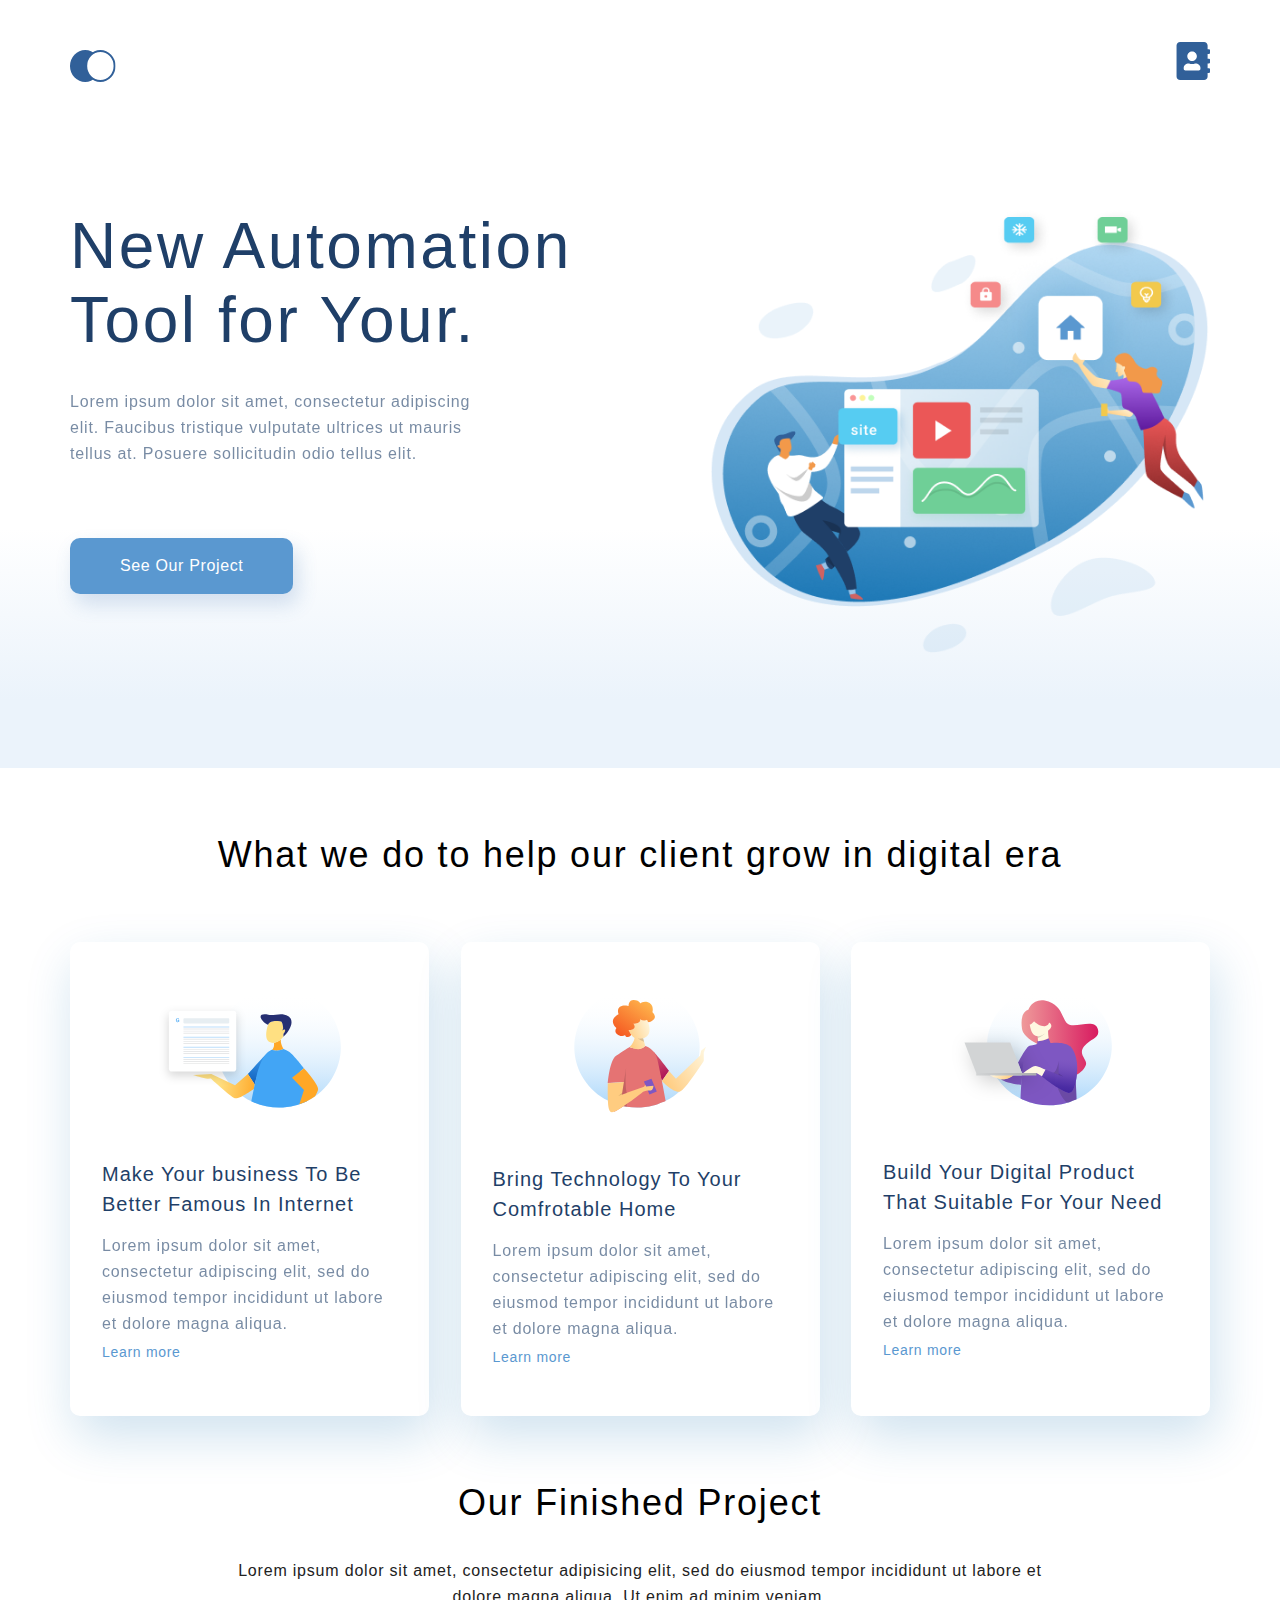
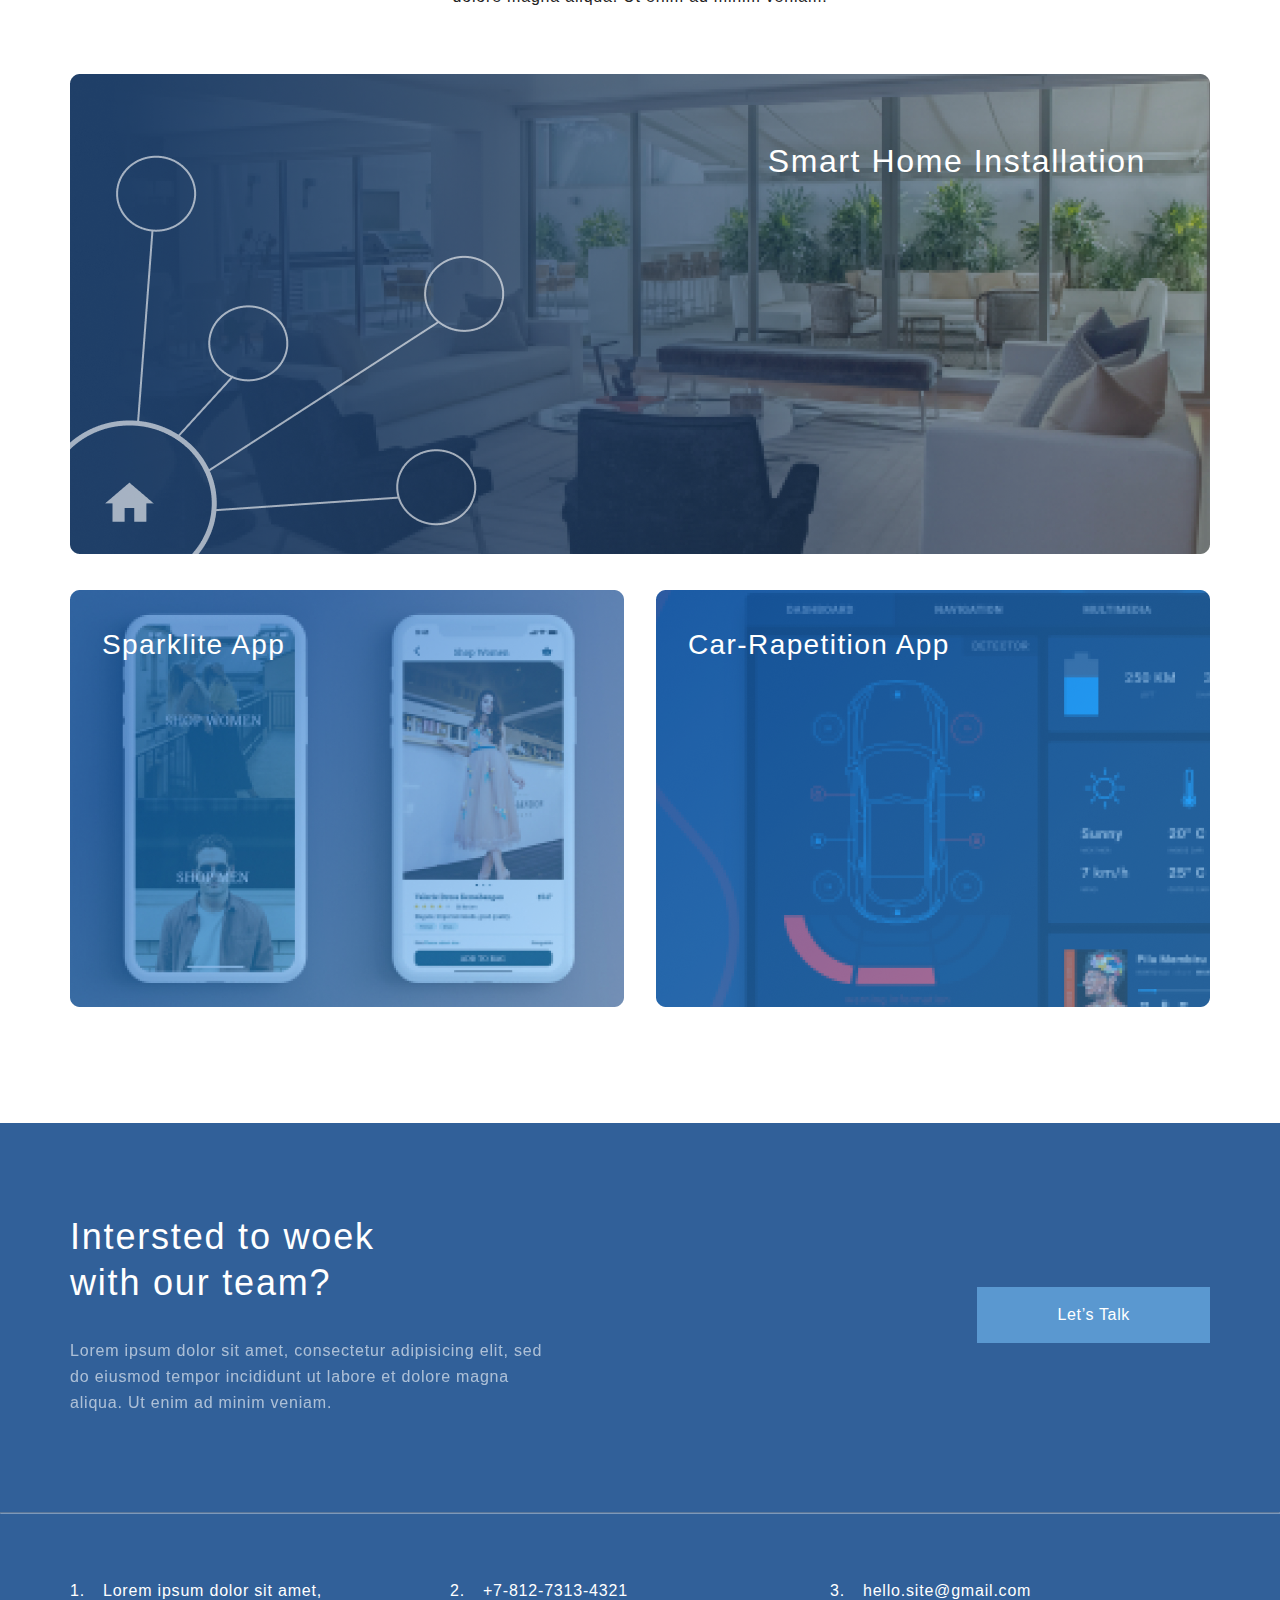
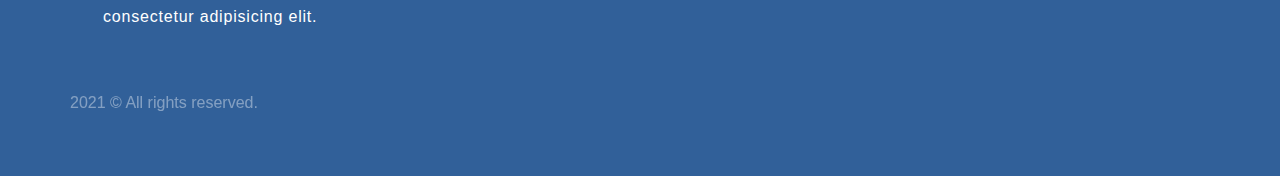
<file: index.html>
<!DOCTYPE html>
<html lang="en">
<head>
    <meta charset="UTF-8">
    <meta name="viewport" content="width=device-width, initial-scale=1.0">
    <title>Document</title>
    <link rel="stylesheet" href="style.css">
</head>
<body>  
    <div class="top">
        <div class="container top_box">
            <ul class="list">
                <li class="menu-list"><a href="index.html"><img src="./img/logo.svg" alt="logo"></a></li>
                <li class="menu-list"><a href="contacts.html"><img src="./img/contacts.svg" alt="contacts"></a></li>
            </ul>
        <div class="top_info">
            <h1 class="top_heading">New Automation Tool for Your.</h1>
            <p class="text top_text">Lorem ipsum dolor sit amet, consectetur adipiscing elit. Faucibus tristique vulputate ultrices ut mauris tellus at. Posuere sollicitudin odio tellus elit.</p>
            <a href="" class="top_button">See Our Project</a>
        </div>
        </div>
    </div>

<div class="what-we-do container">
    <h3 class="heading">What we do to help our client grow in digital era</h3>
    <div class="card_box">
        <div class="card">
            <img class="card_img" src="img/card-1.svg" alt="card 1">
            <h4 class="heading-mini">Make Your business To Be
                Better Famous In Internet</h4>
            <p class="text">Lorem ipsum dolor sit amet, consectetur adipiscing elit, sed do eiusmod tempor incididunt ut labore et dolore magna aliqua.</p>
            <a class="card_link" href="#">Learn more</a>
        </div>
        <div class="card">
            <img class="card_img" src="img/card-2.svg" alt="card 2">
            <h4 class="heading-mini">Bring Technology To Your 
                Comfrotable Home</h4>
            <p class="text">Lorem ipsum dolor sit amet, consectetur adipiscing elit, sed do eiusmod tempor incididunt ut labore et dolore magna aliqua.</p>
            <a class="card_link" href="#">Learn more</a>
        </div>
        <div class="card">
            <img class="card_img" src="img/card-3.svg" alt="card 3">
            <h4 class="heading-mini">Build Your Digital Product
                That Suitable For Your Need</h4>
            <p class="text">Lorem ipsum dolor sit amet, consectetur adipiscing elit, sed do eiusmod tempor incididunt ut labore et dolore magna aliqua. </p>
            <a class="card_link" href="#">Learn more</a>
        </div>
    </div>
</div>
<div class="project container">
    <h3 class="heading">Our Finished Project</h3>
    <p class="text text_project">Lorem ipsum dolor sit amet, consectetur adipisicing elit, sed do eiusmod tempor incididunt ut labore et dolore magna aliqua. Ut enim ad minim veniam.</p>
    <div class="project__item">
        <img class="project__img" src="img/project-1.png" alt="photo">
        <p class="project__text">Smart Home Installation</p>
    </div>
    <div class="project__parent">
        <div class="project__item project__item_margin">
        <img class="project__img" src="img/project_item_1.png" alt="photo">
        <p class="project__text project__text_img">Sparklite App</p>
        </div>
        <div class="project__item">
        <img class="project__img" src="img/project_item_2.png" alt="photo">
        <p class="project__text project__text_img">Car-Rapetition App</p>
        </div>
    </div>
</div>
    
    <div class="footer">
        <div class="container">
            <div class="top_footer">
                <div class="content_block_footer">
                    <h3 class=" heading heading_footer">Intersted to woek
                    with our team?</h3>
                    <p class="text text_content_block_footer">Lorem ipsum dolor sit amet, consectetur adipisicing elit, sed do eiusmod tempor incididunt ut labore et dolore magna aliqua. Ut enim ad minim veniam.</p>
                </div>
                
                    <button class="f_button">Let’s Talk</button>
                
            </div>
        </div>   
    <hr class="devider">
        <div class="container">
            <div class="bottom_footer">
                <ul class="footer_list">
                    <li class="footer__list text text_content_block_footer text_address_block_footer">Lorem ipsum dolor sit amet, consectetur adipisicing elit.</li>
                    <li class="footer__list text text_content_block_footer text_address_block_footer">+7-812-7313-4321</li>
                    <li class="footer__list text text_content_block_footer text_address_block_footer">hello.site@gmail.com</li>
                </ul>           
            <div class="bottom_text">
                <p class="text_content_block_footer text_copyright">2021 &copy; All rights reserved.</p>
            </div>
            </div>
        </div>  
    </div>
    

</body>
</html>
</file>
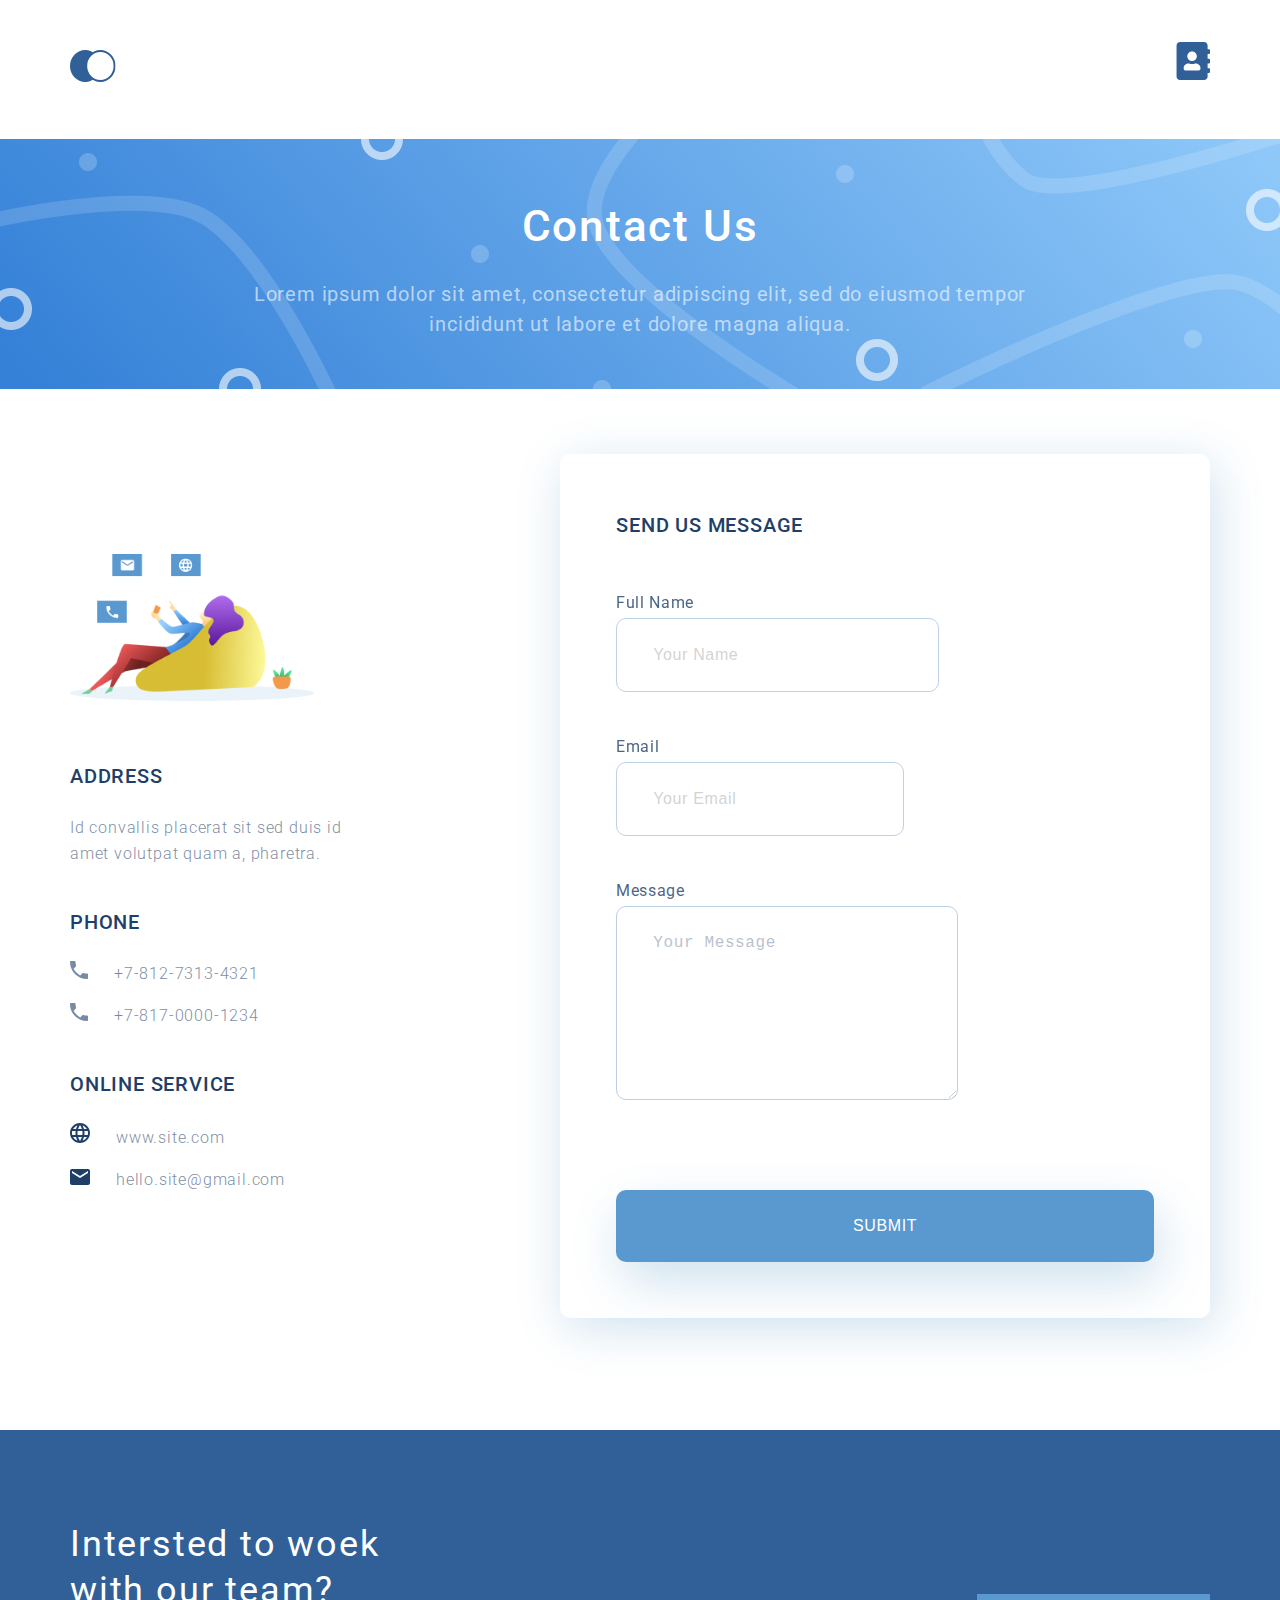
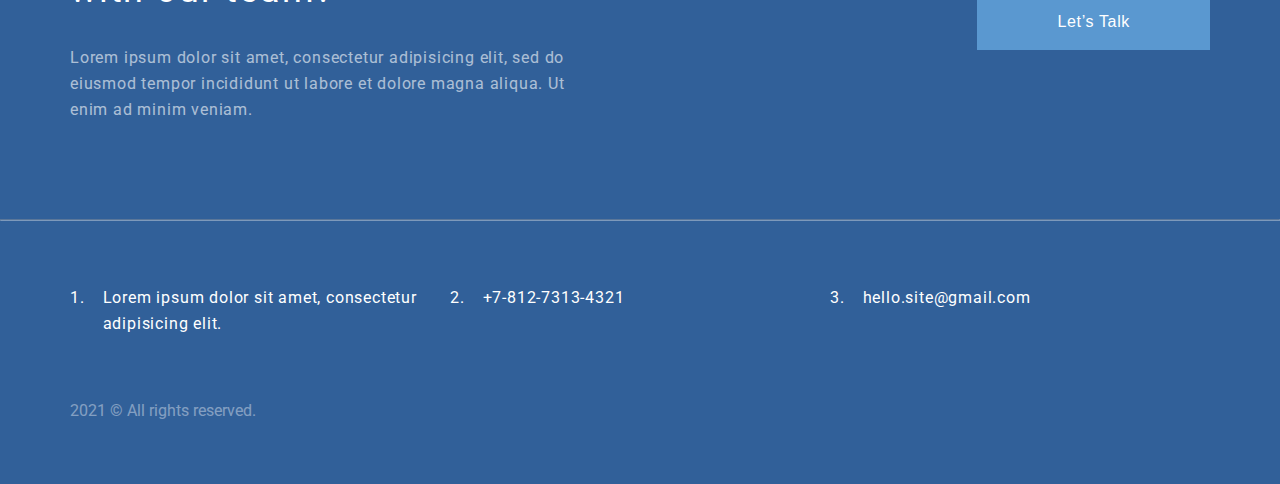
<file: contacts.html>
<!DOCTYPE html>
<html lang="en">
<head>
    <meta charset="UTF-8">
    <meta name="viewport" content="width=device-width, initial-scale=1.0">
    <title>Document</title>
    <link rel="stylesheet" href="style.css">
    <link rel="preconnect" href="https://fonts.gstatic.com">
    <link href="https://fonts.googleapis.com/css2?family=Roboto:wght@300&display=swap" rel="stylesheet">
    <link rel="preconnect" href="https://fonts.gstatic.com">
    <link href="https://fonts.googleapis.com/css2?family=Roboto&display=swap" rel="stylesheet"> 
    <link rel="preconnect" href="https://fonts.gstatic.com">
    <link href="https://fonts.googleapis.com/css2?family=Roboto:wght@300;400;500&display=swap" rel="stylesheet">
</head>
<body>
    <div class="top_contacts">
        <div class="container top_box">
            <ul class="list">
                <li class="menu-list"><a href="index.html"><img src="./img/logo.svg" alt="logo"></a></li>
                <li class="menu-list"><a href="contacts.html"><img src="./img/contacts.svg" alt="contacts"></a></li>
            </ul>
        </div>
        <div class="top_contacts_info">
            <div class="container">
                <h2 class="top_contacts_heading">Contact Us</h2>
                <p class="top_contacts_text">Lorem ipsum dolor sit amet, consectetur adipiscing elit, sed do eiusmod tempor incididunt ut labore et dolore magna aliqua.</p>   
            </div>   
        </div>
    </div>
    <div class="main container">
        <div class="contacts_block">
            <img class="contacts_img" src="img/contact_us.png" alt="contact_us_img">
            <div class="contacts_block_item">
                <h4 class="heading_contacts">ADDRESS</h4>
                <p class="contacts_text">Id convallis placerat sit sed duis id amet volutpat quam a, pharetra.</p>
            </div>
            <div class="contacts_block_item">
                <h4 class="heading_contacts">PHONE</h4>
                <ul class="contacts_item">
                    <li class="contacts_text">+7-812-7313-4321</li>
                    <li class="contacts_text">+7-817-0000-1234</li>
                </ul>
            </div>
            <div class="contacts_block_item">
                <h4 class="heading_contacts">ONLINE SERVICE</h4>
                <ul class="contacts_item">
                    <li class="web"><a class="contacts_text" href="#">www.site.com</a></li>
                    <li class="email"><a class="contacts_text" href="#">hello.site@gmail.com</a></li>
                </ul>
            </div>               
        </div>
        <div class="message_block">
            <h4 class="heading_contacts heading_form">SEND US MESSAGE</h4>
            <form action="#">
                <label class="contacts_label">Full Name<input class="form" type="text" placeholder="Your Name"></label>
                <br>
                <label class="contacts_label">Email<input class="form" type="email" placeholder="Your Email"></label>
                <br>
                <label class="contacts_label">Message<textarea class="form" cols="22" rows="5">Your Message</textarea></label>
                <br>
                <button class="form_button" type="submit">SUBMIT</button>
            </form>                
        </div>
    </div>

    <div class="container map">
        <script type="text/javascript" charset="utf-8" async src="https://api-maps.yandex.ru/services/constructor/1.0/js/?um=constructor%3Ab2f5f22da09e018466afd2f52f3d403d69d89b852d23673e7588b0301987c27b&amp;height=400&amp;lang=ru_RU&amp;scroll=true"></script>    
    </div>

    <div class="footer">
        <div class="container">
            <div class="top_footer">
                <div class="content_block_footer">
                    <h3 class=" heading heading_footer">Intersted to woek
                    with our team?</h3>
                    <p class="text text_content_block_footer">Lorem ipsum dolor sit amet, consectetur adipisicing elit, sed do eiusmod tempor incididunt ut labore et dolore magna aliqua. Ut enim ad minim veniam.</p>
                </div>
                
                    <button class="f_button">Let’s Talk</button>
                
            </div>
        </div>   
    <hr class="devider">
        <div class="container">
            <div class="bottom_footer">
                <ul class="footer_list">
                    <li class="footer__list text text_content_block_footer text_address_block_footer">Lorem ipsum dolor sit amet, consectetur adipisicing elit.</li>
                    <li class="footer__list text text_content_block_footer text_address_block_footer">+7-812-7313-4321</li>
                    <li class="footer__list text text_content_block_footer text_address_block_footer">hello.site@gmail.com</li>
                </ul>           
            <div class="bottom_text">
                <p class="text_content_block_footer text_copyright">2021 &copy; All rights reserved.</p>
            </div>
            </div>
        </div>  
    </div>

</body>
</html>
</file>
<file: style.css>
* {
        margin: 0;
        padding: 0;
}

body {
        font-family: "Roboto", "Arial", sans-serif;
}

.container {
        max-width: 1140px;
        margin: 0 auto;
}

.top_box {
        display: flex;
        flex-direction: column;
        height: 100%;
}

.top {
        height: 768px;
        background: linear-gradient(0deg, #EBF3FB 8.84%, rgba(152, 195, 232, 0) 31.12%);
}

.list {
        display: flex;
        justify-content: space-between;
        list-style-type: none;
        padding-top: 42px;
}

.top_heading {
        width: 510px;
        font-size: 64px;
        color: #1F3F68;
        font-weight: 300;
        line-height: 74px;
        letter-spacing: 0.04em;
        margin-bottom: 32px;
}

.top_contacts_heading {
        font-weight: 500;
        font-size: 44px;
        line-height: 74px;
        text-align: center;
        letter-spacing: 0.04em;
        color: #FFFFFF;
        padding-top: 50px;
}

.top_info {
        padding-top: 115px;
        flex-grow: 1;
        background-image: url(./img/top_back.png);
        background-repeat: no-repeat;
        background-position: right center;
        background-size: 44%;
}

.top_contacts_info {
        margin-top: 45px;
        background-image: url(./img/contacts_back.png);
        background-repeat: no-repeat;
        background-size: 100%;
        background-size: cover
}

.text {
        font-size: 16px;
        line-height: 26px;
        color: #1F3F68;
        opacity: 0.6;
        letter-spacing: 0.05em;
        /*margin-bottom: 30px;*/
}

.top_text {
        width: 425px;
}

.text_project {
        width: 75%;
        margin: 32px auto 64px;
        color: #222222;
        opacity: 1;
        text-align: center;
}

.text_content_block_footer {
        font-weight: normal;
        color: #FFFFFF;
        /*margin-top: 32px;
        margin-bottom: 96px;*/
}

.text_address_block_footer {
        opacity: 1;
}

.text_copyright {
        opacity: 0.4;
}

.top_contacts_text {
        font-weight: normal;
        font-size: 20px;
        line-height: 30px;
        text-align: center;
        letter-spacing: 0.04em;
        color: rgba(255, 255, 255, 0.6);
        width: 75%;
        margin: 16px auto;
        padding-bottom: 50px;
}

.top_button {
        font-size: 16px;
        line-height: 26px;
        text-align: center;
        letter-spacing: 0.04em;
        color: #FFFFFF;
        background: #5A98D0;
        box-shadow: 5px 10px 20px rgba(53, 110, 173, 0.2);
        border-radius: 10px;
        padding: 15px 50px;
        text-decoration: none;
        display: inline-block;
        margin-top: 71px;
}




.card_box {
        display: flex;
        justify-content: space-between;
        padding-top: 64px;
        padding-bottom: 64px;
}

.card {
        width: 359px;
        padding: 44px 32px;
        box-sizing: border-box;
        background: #FFFFFF;
        box-shadow: 5px 20px 50px rgba(16, 112, 177, 0.2);
        border-radius: 10px;
        display: flex;
        flex-direction: column;
}

.card_link {
        font-size: 14px;
        line-height: 30px;
        letter-spacing: 0.05em;
        color: #5A98D0;
        text-decoration: none;
}

.card_img {
        align-self: center;
        margin-bottom: 51px;
}

.heading {
        font-size: 36px;
        text-align: center;
        font-weight: 300;
        line-height: 46px;
        letter-spacing: 0.05em;
        color: #000000;
}

.heading-mini {
        margin-bottom: 14px;
        font-size: 20px;
        line-height: 30px;
        color: #1F3F68;
        font-weight: normal;
        letter-spacing: 0.05em;
}

.what-we-do {
        padding-top: 64px;
}




.project {
        margin-bottom: 112px;
}

.project__img {
        width: 100%;
}

.project__text {
        font-size: 32px;
        line-height: 46px;
        text-align: right;
        letter-spacing: 0.05em;
        color: #FFFFFF;
        position: absolute;
        top: 64px;
        right: 64px;
}

.project__text_img {
        font-size: 28px;
        top: 32px;
        left: 32px;
        right: auto;
}

.project__item {
        position: relative;
        flex-grow: 1;
}

.project__item_margin {
        margin-right: 32px;
}

.project__parent {
        display: flex;
        justify-content: space-between;
        margin-top: 32px;
}


.button {
        background: #5A98D0;
        box-shadow: 5px 20px 50px rgba(16, 112, 177, 0.2);
        border-radius: 10px;
        font-weight: 500;
        font-size: 16px;
        line-height: 26px;
        text-align: center;
        color: #FFFFFF;
        text-transform: uppercase;
}

.footer {
        background: #316099;
}

.heading_footer {
        width: 340px;
        font-weight: normal;
        color: #FFFFFF;
        margin-bottom: 32px;
        text-align: left;
}

.content_block_footer {
        width: 495px;
}

.bottom_footer {
        padding-top: 64px;
        padding-bottom: 64px;
}

.devider {
        opacity: 0.4;
}

.footer_list {
        display: flex;
        justify-content: space-between;
        list-style-position: inside;
        /*padding-top: 64px;*/
}

.footer__list {
        list-style-type: none;
        margin-right: 32px;
        display: flex;
        flex-grow: 1;
        flex-basis: 33.3333%;
}

.footer__list:first-child::before {
        content: '1.';
        display: block;
        margin-right: 18px;
}

.footer__list.footer__list:nth-child(2n)::before {
        content: '2.';
        display: block;
        margin-right: 18px;
}

.footer__list:last-child::before {
        content: '3.';
        display: block;
        margin-right: 18px;
}

.top_footer {
        padding-top: 91px;
        padding-bottom: 96px;
        display: flex;
        justify-content: space-between;
        align-items: center;
}

.bottom_text {
        padding-top: 64px;
}

.f_button {
        background: #5A98D0;
        font-size: 16px;
        line-height: 26px;
        text-align: center;
        letter-spacing: 0.04em;
        color: #FFFFFF;
        font-weight: normal;
        padding: 15px 80px;
        text-decoration: none;
        /*display: inline-block;*/
        border: none;
        white-space: nowrap;
}



.main {
        display: flex;
        justify-content: center;
        /*margin-bottom: 96px;*/
        margin-top: 65px;
}

.contacts_block {
        width: 43%;
        margin-top: 100px;
}

.contacts_img {
        width: 50%;
        padding-bottom: 56px;
}

.heading_contacts {
        font-weight: 500;
        font-size: 20px;
        line-height: 30px;
        letter-spacing: 0.04em;
        color: #1F3F68;
        margin-bottom: 24px;
}

.heading_form {
        margin-bottom: 48px;
}

.contacts_block_item {
        margin-bottom: 40px;
}

.contacts_text {
        font-weight: 300;
        font-size: 16px;
        line-height: 26px;
        letter-spacing: 0.05em;
        color: #1F3F68;
        opacity: 0.6;
        list-style-type: none;
        width: 60%;
        /*425px*/
}

.contacts_item {
        list-style: url('img/phone.svg') inside;
}

.contacts_item .contacts_text::before {
        content: '';
        margin-left: 19px;
}

.contacts_item li:first-child {
        padding-bottom: 16px;
}

.contacts_item a {
        text-decoration: none;
}

.contacts_item .web {
        list-style: url('img/web-site.svg') inside;
}

.contacts_item .email {
        list-style: url('img/email.svg') inside;
}



.message_block {
        flex-grow: 1;
        background: #FFFFFF;
        box-shadow: 5px 10px 50px rgba(16, 112, 177, 0.2);
        border-radius: 10px;
        padding: 56px 56px;
}

.form {
        width: 100%;
        font-weight: 300;
        font-size: 16px;
        line-height: 30px;
        letter-spacing: 0.04em;
        color: #1F3F68;
        opacity: 0.2;
        padding-left: 36px;
        padding-top: 21px;
        padding-bottom: 21px;
        margin-bottom: 32px;
        opacity: 0.4;
        border: 1px solid #356EAD;
        box-sizing: border-box;
        border-radius: 10px;
}

.form_button {
        font-size: 16px;
        line-height: 26px;
        text-align: center;
        letter-spacing: 0.04em;
        color: #FFFFFF;
        background: #5A98D0;
        box-shadow: 5px 20px 50px rgba(16, 112, 177, 0.2);
        border-radius: 10px;
        padding: 23px 183px;
        text-decoration: none;
        display: inline-block;
        margin-top: 40px;
        width: 100%;
        border-width: 0;
}

label {
        display: inline-block;
        padding-bottom: 8px;
}

.contacts_label {
        font-size: 16px;
        line-height: 30px;
        letter-spacing: 0.04em;
        color: #1F3F68;
        opacity: 0.8;
}

.map {
        margin-top: 96px;
        margin-bottom: 112px;
}

/*Стилистика для планшета и моб.устройств*/
/*@media (max-width: 1024px) {*/
@media (max-width: 1140px) {

        .container {
                padding-left: 32px;
                padding-right: 32px;
        }

        .top_info {
                background-position: right 280px;
        }

        .card_box {
                flex-direction: column;
                align-items: center;
        }

        .card {
                margin-bottom: 32px;
        }

        .project {
                margin-bottom: 109px;
        }

        .top_footer {
                padding-top: 47px;
                padding-bottom: 64px;
        }

        .top_footer,
        .bottom_footer {
                padding-left: 92px;
                padding-right: 92px;
        }

        .heading_footer {
                width: 100%;
        }

        .content_block_footer {
                padding-right: 50px;
        }

        .f_button {
                padding: 5px 30px;
        }

        .footer_list {
                flex-direction: column;
        }

        .footer__list {
                margin-bottom: 24px;
        }

        .bottom_text {
                padding-top: 40px;
        }

        .map {
                padding-left: 0;
                padding-right: 0;
                margin-top: 64px;
                ;
                margin-bottom: 64px;
        }

        .top_contacts_info {
                margin-top: 28px;
        }

        .main {
                display: flex;
                flex-direction: column;
                justify-content: center;
                margin-top: 65px;
        }

        .contacts_block {
                align-self: center;
                margin-top: 0;
        }

        .contacts_img {
                width: 75%;
                padding-bottom: 64px;
        }

        .contacts_text {
                width: 70%;
        }

        .message_block {
                margin-left: 96px;
                margin-right: 96px;
        }

        .form_button {
                margin-top: 26px;
                padding: 23px 130px 23px 178px;
        }

        .heading_form {
                margin-bottom: 24px;
                width: 45%;
        }

}


@media (max-width: 667px) {

        .list {
                padding-top: 24px;
        }

        .top {
                height: 376px;
                padding-bottom: 41px;
                box-sizing: border-box;
        }

        .top_info {
                padding-top: 36px;
                display: flex;
                flex-direction: column;
                align-items: center;
                background-image: none;
        }

        .top_heading {
                width: 100%;
                font-size: 32px;
                line-height: 37px;
                text-align: center;
                margin-bottom: 12px;
        }

        .top_text {
                width: 100%;
                text-align: center;
        }

        .top_contacts_text {
                width: 100%;
        }

        .contacts_block {
                width: 100%;
                margin-top: 0;
                margin-left: 24px;
                margin-right: 24px;
        }

        .contacts_img {
                width: 100%;
        }

        .top_button {
                font-size: 12px;
                padding: 0 8px;
        }

        .heading {
                font-size: 24px;
                line-height: 28px;
        }

        .heading_form {
                width: 100%;
                margin-bottom: 31px;
        }

        label {
                margin-bottom: 5px;
        }

        .what-we-do {
                padding-top: 48px;
        }

        .card_box {
                padding-top: 32px;
        }

        .card {
                width: 100%;
        }

        .project {
                margin-bottom: 64px;
        }

        .text_project {
                width: 100%;
        }

        .project__text {
                font-size: 16px;
                line-height: 19px;
                top: 16px;
                right: 16px;
        }

        .project__text_img {
                left: 16px;
        }

        .project__parent {
                flex-direction: column;
                margin-top: 16px;
        }

        .project__item_margin {
                margin-right: 0;
                margin-bottom: 16px;
        }

        .top_footer {
                display: flex;
                flex-direction: column;
                padding-top: 18px;
                padding-bottom: 41px;
        }

        .content_block_footer {
                width: 100%;
                padding-right: 0;
                text-align: center;
                padding-bottom: 40px;
        }

        .heading_footer {
                text-align: center;
                line-height: 28.13px;
                width: 75%;
                margin: 0 auto 32px;
        }

        .top_footer,
        .bottom_footer {
                padding-left: 0;
                padding-right: 0;
        }

        .container {
                padding-left: 16px;
                padding-right: 16px;
        }

        .bottom_text {
                text-align: center;
                padding-top: 20px;
        }

        .bottom_footer {
                padding-top: 32px;
                padding-bottom: 32px;
        }

        .footer__list {
                line-height: 18.75px;
                margin-bottom: 17px;
        }

        .f_button {
                padding: 5px 15px;
        }

        .map {
                padding-left: 0;
                padding-right: 0;
                margin-top: 32px;
                margin-bottom: 32px;
        }

        .message_block {
                margin-left: 0;
                margin-right: 0;
                padding: 36px;
        }

        .form {
                margin-bottom: 20px;
        }

        .form_button {
                margin-top: 26px;
                padding: 15px 54px 15px 60px;
        }
}
</file>
